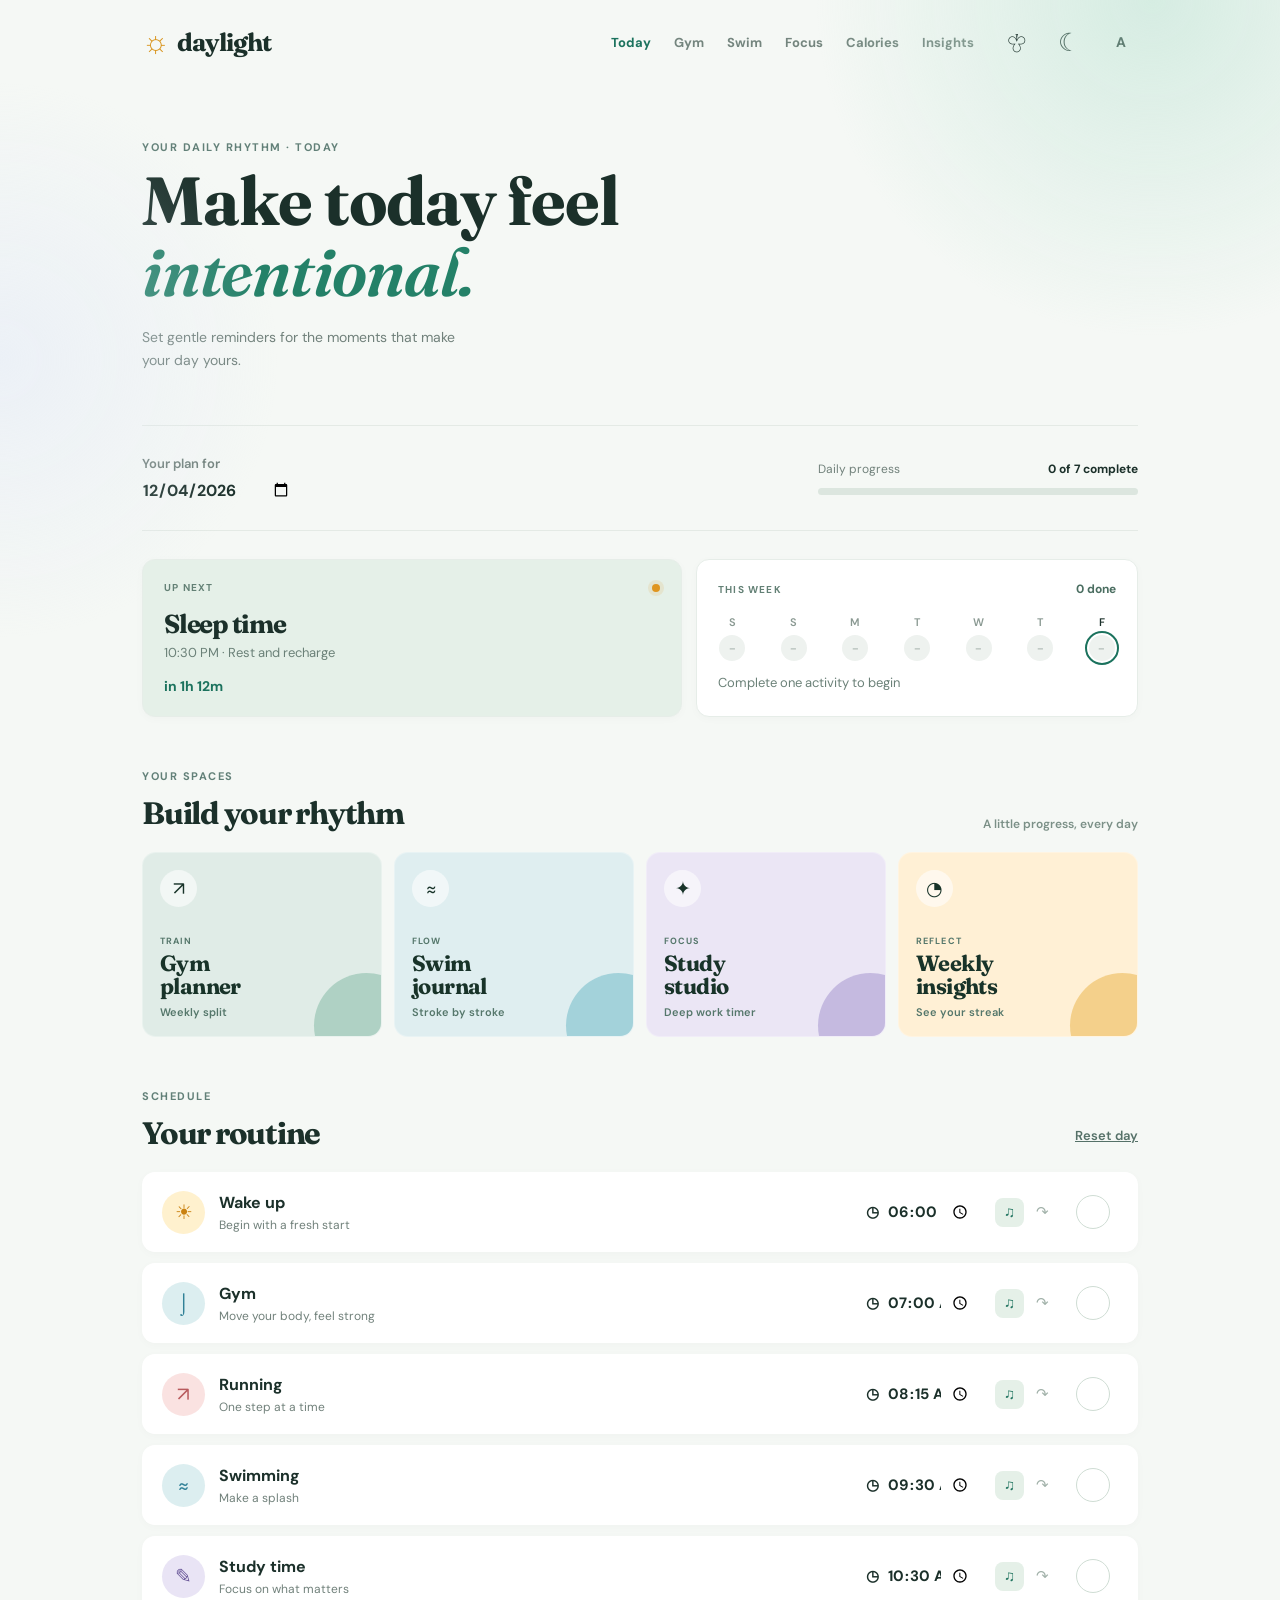
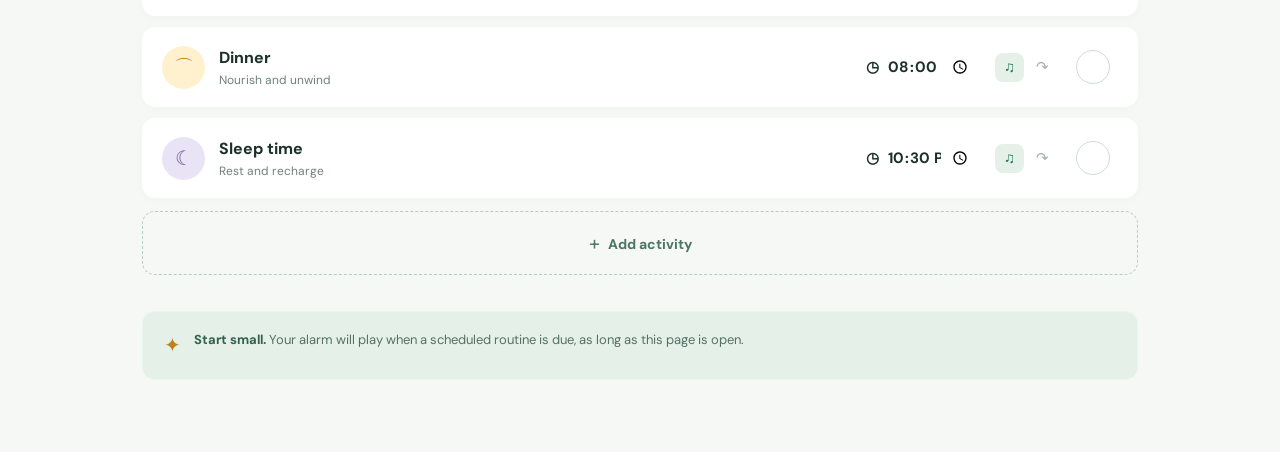
<file: index.html>
<!DOCTYPE html>
<html lang="en">
  <head>
    <meta charset="UTF-8" />
    <meta name="viewport" content="width=device-width, initial-scale=1.0" />
    <meta name="theme-color" content="#1c6f5b" />
    <title>Daylight · Daily routine tracker</title>
     <script>(function(){try{var k='dl-theme-v2';var s=localStorage.getItem(k);var p=window.matchMedia&&window.matchMedia('(prefers-color-scheme:dark)').matches;var t=s|| (p?'dark':'light');document.documentElement.setAttribute('data-theme',t);}catch(e){document.documentElement.setAttribute('data-theme','light');}})();</script>
    <link rel="preconnect" href="https://fonts.googleapis.com" />
    <link rel="preconnect" href="https://fonts.gstatic.com" crossorigin />
    <link href="https://fonts.googleapis.com/css2?family=DM+Sans:wght@400;500;600;700&family=Fraunces:opsz,wght@9..144,600;9..144,700&display=swap" rel="stylesheet" />
    <link rel="stylesheet" href="styles.css" />
    <link rel="manifest" href="./manifest.json">
<meta name="theme-color" content="#1c6f5b">
<link rel="apple-touch-icon" href="./icons/icon-192.png">
<meta name="apple-mobile-web-app-capable" content="yes">
<meta name="apple-mobile-web-app-status-bar-style" content="black-translucent">
<meta name="apple-mobile-web-app-title" content="Daylight">
  </head>
  <body>
    <main class="app-shell">
      <header class="topbar">
        <a class="brand" href="#" aria-label="Daylight home">
          <span class="brand-mark">☼</span>
          <span>daylight</span>
        </a>
        <nav class="site-nav" aria-label="Main navigation">
          <a class="active" href="index.html">Today</a>
          <a href="gym.html">Gym</a>
          <a href="swimming.html">Swim</a>
          <a href="focus.html">Focus</a>
          <a href="calories.html">Calories</a>
          <a href="insights.html">Insights</a>
        </nav>
        <div class="header-actions">
          <button class="icon-button" id="notificationButton" type="button" aria-label="Enable notifications" title="Enable notifications">♧</button>
          <button class="icon-button" id="themeToggle" type="button" aria-label="Toggle theme" title="Toggle theme"></button>
          <button class="avatar" type="button" aria-label="Your profile">A</button>
        </div>
      </header>

      <section class="hero" aria-labelledby="page-title">
        <p class="eyebrow" id="todayLabel">YOUR DAILY RHYTHM</p>
        <h1 id="page-title">Make today feel <em>intentional.</em></h1>
        <p class="hero-copy">Set gentle reminders for the moments that make your day yours.</p>
      </section>

      <section class="overview" aria-label="Today overview">
        <div class="date-control">
          <label for="routineDate">Your plan for</label>
          <div class="date-input-wrap">
            <input id="routineDate" type="date" aria-label="Select routine date" />
          </div>
        </div>
        <div class="progress-block">
          <div class="progress-label"><span>Daily progress</span><strong id="progressText">0 of 7 complete</strong></div>
          <div class="progress-track"><span id="progressBar"></span></div>
        </div>
      </section>

      <section class="utility-grid" aria-label="Routine tools">
        <article class="next-card">
          <div class="card-heading"><span>UP NEXT</span><span class="next-dot"></span></div>
          <h2 id="nextActivityName">Your day is ready</h2>
          <p id="nextActivityDetails">Choose a time that works for you.</p>
          <strong id="nextCountdown">—</strong>
        </article>
        <article class="week-card">
          <div class="card-heading"><span>THIS WEEK</span><strong id="weekTotal">0 done</strong></div>
          <div class="week-days" id="weekDays" aria-label="Weekly routine history"></div>
          <p id="streakText">Start your streak today</p>
        </article>
      </section>

      <section class="explore-section" aria-labelledby="exploreTitle">
        <div class="section-heading compact-heading">
          <div>
            <p class="eyebrow">YOUR SPACES</p>
            <h2 id="exploreTitle">Build your rhythm</h2>
          </div>
          <span class="explore-caption">A little progress, every day</span>
        </div>
        <div class="explore-grid">
          <a class="explore-card gym-card" href="gym.html"><span class="explore-orb">↗</span><span class="explore-kicker">TRAIN</span><strong>Gym<br>planner</strong><em>Weekly split</em></a>
          <a class="explore-card swim-card" href="swimming.html"><span class="explore-orb">≈</span><span class="explore-kicker">FLOW</span><strong>Swim<br>journal</strong><em>Stroke by stroke</em></a>
          <a class="explore-card focus-card" href="focus.html"><span class="explore-orb">✦</span><span class="explore-kicker">FOCUS</span><strong>Study<br>studio</strong><em>Deep work timer</em></a>
          <a class="explore-card insight-card-link" href="insights.html"><span class="explore-orb">◔</span><span class="explore-kicker">REFLECT</span><strong>Weekly<br>insights</strong><em>See your streak</em></a>
        </div>
      </section>

      <section class="routine-section" aria-labelledby="routine-heading">
        <div class="section-heading">
          <div>
            <p class="eyebrow">SCHEDULE</p>
            <h2 id="routine-heading">Your routine</h2>
          </div>
          <button class="text-button" id="resetButton" type="button">Reset day</button>
        </div>

        <div class="routine-list" id="routineList" aria-live="polite"></div>

        <button class="add-activity" id="addActivityButton" type="button"><span>+</span> Add activity</button>
      </section>

      <section class="insight-card" id="insightCard">
        <span class="insight-icon">✦</span>
        <p><strong>Start small.</strong> Your alarm will play when a scheduled routine is due, as long as this page is open.</p>
      </section>
    </main>

    <dialog id="activityDialog">
      <form method="dialog" class="dialog-card" id="activityForm">
        <div class="dialog-heading">
          <div>
            <p class="eyebrow">CUSTOM ROUTINE</p>
            <h2>Add an activity</h2>
          </div>
          <button class="close-button" value="cancel" aria-label="Close">×</button>
        </div>
        <label>Activity name<input id="activityName" maxlength="32" required placeholder="e.g. Read a book" /></label>
        <label>Time<input id="activityTime" type="time" required /></label>
        <label class="color-label">Color
          <span class="color-options">
            <input type="radio" name="activityColor" value="sun" checked aria-label="Sun yellow" />
            <input type="radio" name="activityColor" value="sky" aria-label="Sky blue" />
            <input type="radio" name="activityColor" value="rose" aria-label="Rose pink" />
            <input type="radio" name="activityColor" value="violet" aria-label="Violet" />
          </span>
        </label>
        <button class="save-button" value="default" type="submit">Add to routine</button>
      </form>
    </dialog>

    <dialog id="alarmDialog">
      <div class="alarm-card">
        <span class="alarm-sun">☼</span>
        <p class="eyebrow">TIME FOR YOUR ROUTINE</p>
        <h2 id="alarmTitle">Good morning!</h2>
        <p id="alarmMessage">Your activity is ready when you are.</p>
        <div class="alarm-actions">
          <button class="snooze-button" id="snoozeAlarm" type="button">Snooze 5 min</button>
          <button class="save-button" id="dismissAlarm" type="button">I'm on it</button>
        </div>
      </div>
    </dialog>
    <audio id="alarmSound" src="sounds/Wakeup.mp3" preload="auto" loop></audio>




    <script src="daily.js"></script>
    <script src="alarm-sound.js"></script>
    <script src="theme-toggle.js"></script>
    <script src="./pwa-register.js"></script>
    
  </body>
</html>
</file>
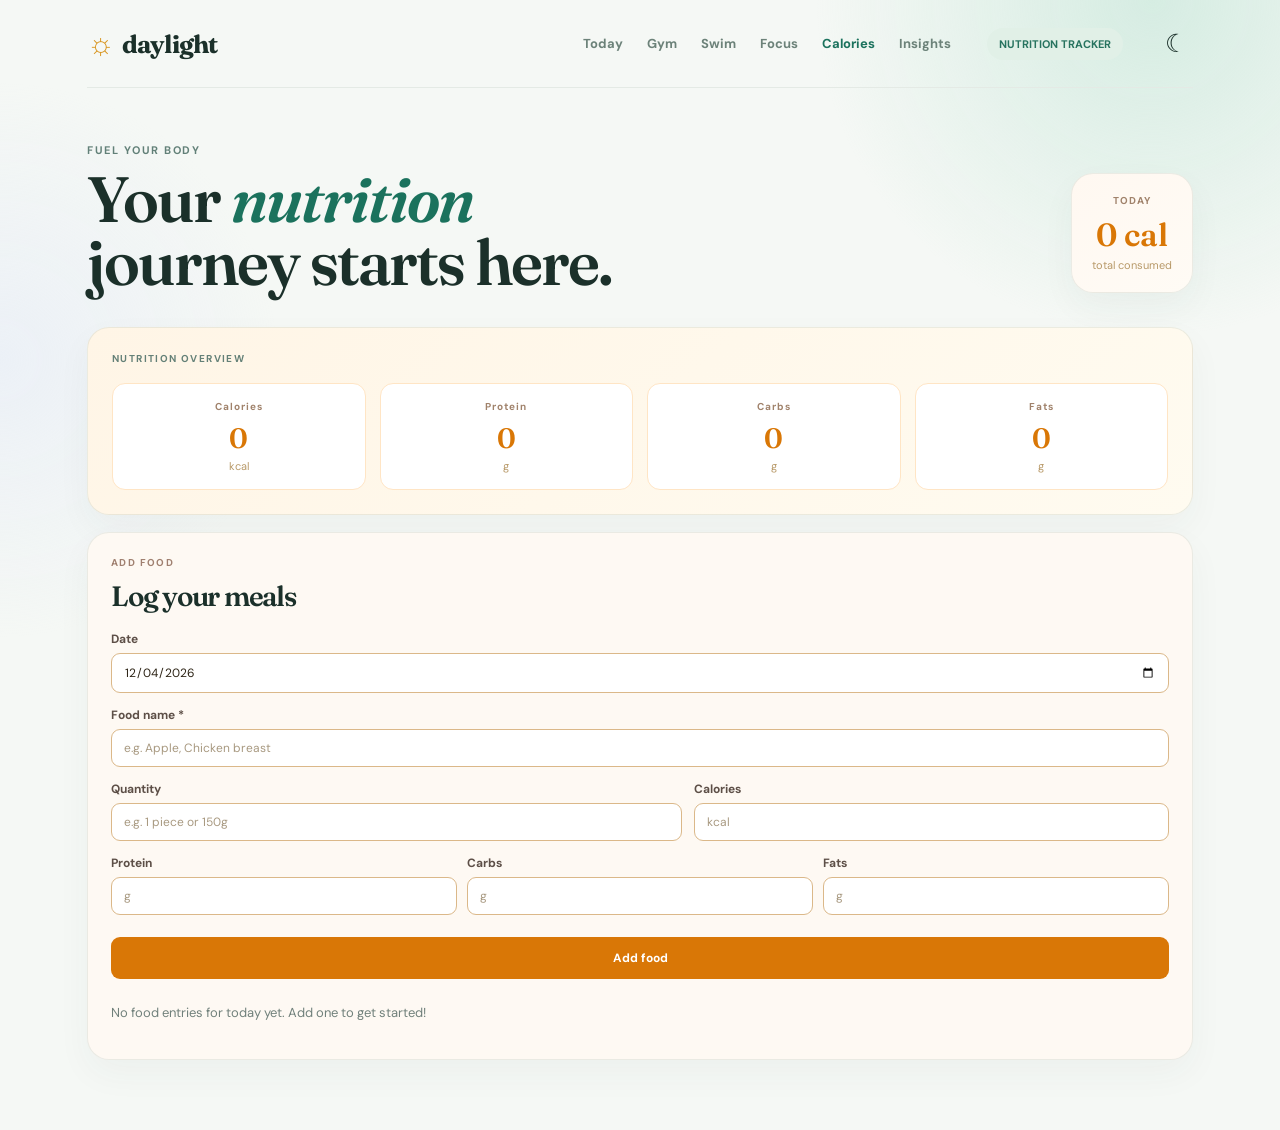
<file: calories.html>
<!doctype html>
<html lang="en">
<head>
  <meta charset="utf-8" />
  <meta name="viewport" content="width=device-width, initial-scale=1" />
  <link rel="manifest" href="./manifest.json" />
  <meta name="theme-color" content="#1c6f5b" />
  <script>
    (function() {
      try {
        var k = 'dl-theme-v2';
        var s = localStorage.getItem(k);
        var p = window.matchMedia && window.matchMedia('(prefers-color-scheme:dark)').matches;
        var t = s || (p ? 'dark' : 'light');
        document.documentElement.setAttribute('data-theme', t);
      } catch (e) {
        document.documentElement.setAttribute('data-theme', 'light');
      }
    })();
  </script>
  <link rel="apple-touch-icon" href="./icons/icon-192.png" />
  <meta name="apple-mobile-web-app-capable" content="yes" />
  <meta name="apple-mobile-web-app-status-bar-style" content="black-translucent" />
  <meta name="apple-mobile-web-app-title" content="Daylight" />
  <title>Daylight · Calories tracker</title>
  <link rel="preconnect" href="https://fonts.googleapis.com" />
  <link rel="preconnect" href="https://fonts.gstatic.com" crossorigin />
  <link href="https://fonts.googleapis.com/css2?family=DM+Sans:wght@400;500;600;700&family=Fraunces:opsz,wght@9..144,600;9..144,700&display=swap" rel="stylesheet" />
  <link rel="stylesheet" href="styles.css" />
</head>
<body data-page="calories">
  <main class="experience-shell">
    <header class="experience-header">
      <a class="experience-brand" href="index.html"><span>☼</span>daylight</a>
      <nav class="experience-nav">
        <a href="index.html">Today</a>
        <a href="gym.html">Gym</a>
        <a href="swimming.html">Swim</a>
        <a href="focus.html">Focus</a>
        <a class="active" href="calories.html">Calories</a>
        <a href="insights.html">Insights</a>
      </nav>
      <button class="live-pill" type="button">NUTRITION TRACKER</button>
      <button id="themeToggle" class="icon-button" type="button" aria-label="Toggle theme" title="Toggle theme"></button>
    </header>

    <section class="page-hero">
      <div>
        <p class="eyebrow">FUEL YOUR BODY</p>
        <h1>Your <em>nutrition</em><br>journey starts here.</h1>
      </div>
      <article class="card hero-stat">
        <span>TODAY</span>
        <strong id="totalCalories">0 cal</strong>
        <em>total consumed</em>
      </article>
    </section>

    <section class="calories-board">
      <article class="card nutrition-panel">
        <p class="panel-label">NUTRITION OVERVIEW</p>
        <div class="nutrition-stats" id="nutritionStats">
          <div class="stat-item">
            <span class="stat-label">Calories</span>
            <strong id="statCalories">0</strong>
            <small>kcal</small>
          </div>
          <div class="stat-item">
            <span class="stat-label">Protein</span>
            <strong id="statProtein">0</strong>
            <small>g</small>
          </div>
          <div class="stat-item">
            <span class="stat-label">Carbs</span>
            <strong id="statCarbs">0</strong>
            <small>g</small>
          </div>
          <div class="stat-item">
            <span class="stat-label">Fats</span>
            <strong id="statFats">0</strong>
            <small>g</small>
          </div>
        </div>
      </article>
    </section>

    <section class="food-log card">
      <p class="panel-label">ADD FOOD</p>
      <h2>Log your meals</h2>
      <form class="food-form" id="foodForm">
        <div class="form-group">
          <label for="foodDate">Date</label>
          <input id="foodDate" type="date" required />
        </div>
        <div class="form-group">
          <label for="foodName">Food name *</label>
          <input id="foodName" type="text" maxlength="64" placeholder="e.g. Apple, Chicken breast" />
        </div>
        <div class="form-row-2">
          <div class="form-group">
            <label for="foodQuantity">Quantity</label>
            <input id="foodQuantity" type="text" maxlength="32" placeholder="e.g. 1 piece or 150g" />
          </div>
          <div class="form-group">
            <label for="foodCalories">Calories</label>
            <input id="foodCalories" type="number" min="0" placeholder="kcal" />
          </div>
        </div>
        <div class="form-row-3">
          <div class="form-group">
            <label for="foodProtein">Protein</label>
            <input id="foodProtein" type="number" min="0" step="0.1" placeholder="g" />
          </div>
          <div class="form-group">
            <label for="foodCarbs">Carbs</label>
            <input id="foodCarbs" type="number" min="0" step="0.1" placeholder="g" />
          </div>
          <div class="form-group">
            <label for="foodFats">Fats</label>
            <input id="foodFats" type="number" min="0" step="0.1" placeholder="g" />
          </div>
        </div>
        <button type="submit" class="action-button">Add food</button>
      </form>
      <div id="foodLogs" class="food-entries" style="margin-top:24px"></div>
    </section>
  </main>

  <div class="toast" id="toast"></div>
  <div id="debugLog" style="position:fixed;right:12px;bottom:12px;background:rgba(0,0,0,0.8);color:#fff;padding:8px;border-radius:8px;z-index:9999;max-width:260px;font-size:12px;display:none"></div>

  <script src="wellness.js"></script>
  <script>
    function bootCalories() {
      if (window.__daylight_wellness_booted_calories) return;
      window.__daylight_wellness_booted_calories = true;

      const CALORIES_KEY = 'daylight-calories-v1';
      const todayKey = () => new Date().toLocaleDateString('en-CA');
      
      const readCalories = () => {
        try {
          return JSON.parse(localStorage.getItem(CALORIES_KEY)) || { entries: [] };
        } catch (_) {
          return { entries: [] };
        }
      };
      
      const writeCalories = data => localStorage.setItem(CALORIES_KEY, JSON.stringify(data));
      
      const toast = message => {
        const el = document.querySelector('#toast');
        if (!el) return;
        el.textContent = message;
        el.classList.add('show');
        setTimeout(() => el.classList.remove('show'), 2600);
      };
      
      const esc = value => {
        const el = document.createElement('span');
        el.textContent = value;
        return el.innerHTML;
      };

      const formatDate = dateStr => {
        const date = new Date(dateStr + 'T00:00:00');
        return date.toLocaleDateString([], { weekday: 'short', month: 'short', day: 'numeric' });
      };

      const calculateTotals = (entries) => {
        return entries.reduce((acc, entry) => {
          return {
            calories: acc.calories + (Number(entry.calories) || 0),
            protein: acc.protein + (Number(entry.protein) || 0),
            carbs: acc.carbs + (Number(entry.carbs) || 0),
            fats: acc.fats + (Number(entry.fats) || 0)
          };
        }, { calories: 0, protein: 0, carbs: 0, fats: 0 });
      };

      const render = () => {
        const data = readCalories();
        const today = todayKey();
        const todayEntries = data.entries.filter(entry => entry.date === today);
        
        const totals = calculateTotals(todayEntries);
        
        document.querySelector('#totalCalories').textContent = `${Math.round(totals.calories)} cal`;
        document.querySelector('#statCalories').textContent = Math.round(totals.calories);
        document.querySelector('#statProtein').textContent = Math.round(totals.protein * 10) / 10;
        document.querySelector('#statCarbs').textContent = Math.round(totals.carbs * 10) / 10;
        document.querySelector('#statFats').textContent = Math.round(totals.fats * 10) / 10;

        const logsEl = document.querySelector('#foodLogs');
        if (todayEntries.length === 0) {
          logsEl.innerHTML = '<p class="small-copy">No food entries for today yet. Add one to get started!</p>';
        } else {
          logsEl.innerHTML = todayEntries.map((entry, index) => `
            <div class="food-entry-row">
              <div class="entry-info">
                <b>${esc(entry.name)}</b>
                ${entry.quantity ? `<div class="small-copy" style="opacity:.8">${esc(entry.quantity)}</div>` : ''}
                <div class="small-copy" style="opacity:.6">${formatDate(entry.date)}</div>
              </div>
              <div class="entry-macros">
                ${entry.calories ? `<span>${entry.calories} kcal</span>` : ''}
                ${entry.protein ? `<span class="macro-label">P: ${entry.protein}g</span>` : ''}
                ${entry.carbs ? `<span class="macro-label">C: ${entry.carbs}g</span>` : ''}
                ${entry.fats ? `<span class="macro-label">F: ${entry.fats}g</span>` : ''}
              </div>
              <button class="delete-entry-btn" data-index="${index}" type="button" aria-label="Delete entry">×</button>
            </div>
          `).join('');
          
          document.querySelectorAll('.delete-entry-btn').forEach(btn => {
            btn.addEventListener('click', (e) => {
              const index = Number(btn.dataset.index);
              const todayEntries = data.entries.filter(entry => entry.date === today);
              const entryToDelete = todayEntries[index];
              data.entries = data.entries.filter(entry => !(entry.date === entryToDelete.date && entry.name === entryToDelete.name && entry.timestamp === entryToDelete.timestamp));
              writeCalories(data);
              render();
              toast('Entry removed from your food log.');
            });
          });
        }
      };

      const foodForm = document.querySelector('#foodForm');
      if (foodForm) {
        const dateInput = document.querySelector('#foodDate');
        dateInput.valueAsDate = new Date();
        
        foodForm.addEventListener('submit', event => {
          event.preventDefault();
          
          const name = document.querySelector('#foodName').value.trim();
          const quantity = document.querySelector('#foodQuantity').value.trim();
          const calories = document.querySelector('#foodCalories').value.trim();
          const protein = document.querySelector('#foodProtein').value.trim();
          const carbs = document.querySelector('#foodCarbs').value.trim();
          const fats = document.querySelector('#foodFats').value.trim();
          const date = document.querySelector('#foodDate').value;
          
          if (!name) {
            toast('Please enter a food name.');
            return;
          }

          const data = readCalories();
          const entry = {
            name: name,
            quantity: quantity,
            calories: calories ? Number(calories) : null,
            protein: protein ? Number(protein) : null,
            carbs: carbs ? Number(carbs) : null,
            fats: fats ? Number(fats) : null,
            date: date,
            timestamp: Date.now()
          };
          
          data.entries.unshift(entry);
          if (data.entries.length > 500) data.entries.length = 500;
          
          writeCalories(data);
          event.target.reset();
          document.querySelector('#foodDate').valueAsDate = new Date();
          render();
          toast('Food entry added to your nutrition log.');
        });
      }
      
      render();
    }

    // Boot on page load
    if (document.readyState === 'loading') {
      document.addEventListener('DOMContentLoaded', bootCalories);
    } else {
      bootCalories();
    }
  </script>
  <script src="./pwa-register.js"></script>
  <script src="theme-toggle.js"></script>
</body>
</html>
</file>
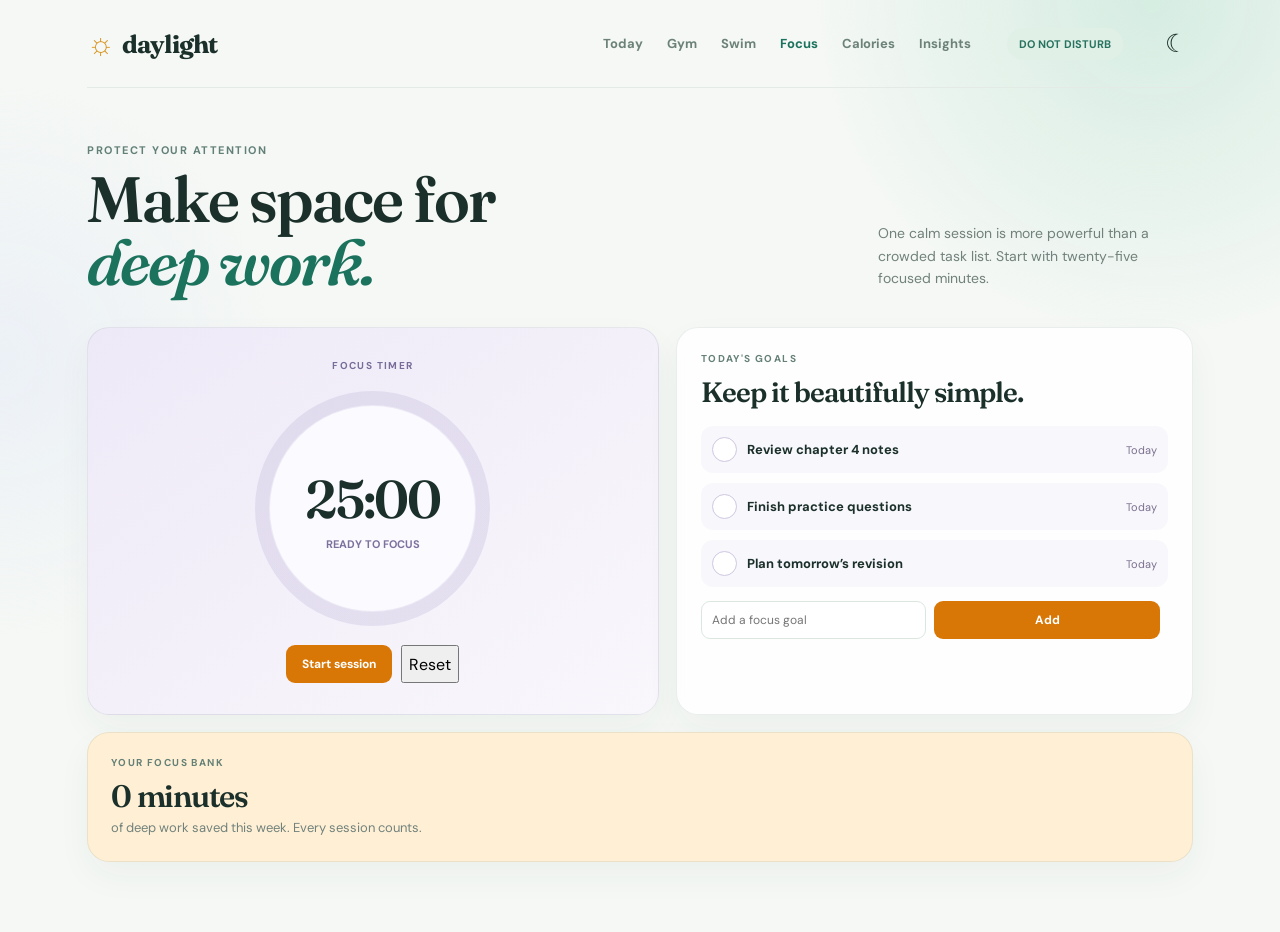
<file: focus.html>
<!doctype html><html lang="en"><head><meta charset="utf-8"><meta name="viewport" content="width=device-width,initial-scale=1"><link rel="manifest" href="./manifest.json">
<meta name="theme-color" content="#1c6f5b">
<script>(function(){try{var k='dl-theme-v2';var s=localStorage.getItem(k);var p=window.matchMedia&&window.matchMedia('(prefers-color-scheme:dark)').matches;var t=s|| (p?'dark':'light');document.documentElement.setAttribute('data-theme',t);}catch(e){document.documentElement.setAttribute('data-theme','light');}})();</script>
<link rel="apple-touch-icon" href="./icons/icon-192.png">
<meta name="apple-mobile-web-app-capable" content="yes">
<meta name="apple-mobile-web-app-status-bar-style" content="black-translucent">
<meta name="apple-mobile-web-app-title" content="Daylight"><title>Daylight · Focus studio</title><link rel="preconnect" href="https://fonts.googleapis.com"><link rel="preconnect" href="https://fonts.gstatic.com" crossorigin><link href="https://fonts.googleapis.com/css2?family=DM+Sans:wght@400;500;600;700&family=Fraunces:opsz,wght@9..144,600;9..144,700&display=swap" rel="stylesheet"><link rel="stylesheet" href="styles.css"></head><body data-page="focus"><main class="experience-shell"><header class="experience-header"><a class="experience-brand" href="index.html"><span>☼</span>daylight</a><nav class="experience-nav"><a href="index.html">Today</a><a href="gym.html">Gym</a><a href="swimming.html">Swim</a><a class="active" href="focus.html">Focus</a><a href="calories.html">Calories</a><a href="insights.html">Insights</a></nav><button class="live-pill" type="button">DO NOT DISTURB</button><button id="themeToggle" class="icon-button" type="button" aria-label="Toggle theme" title="Toggle theme"></button></header><section class="page-hero"><div><p class="eyebrow">PROTECT YOUR ATTENTION</p><h1>Make space for<br><em>deep work.</em></h1></div><p class="hero-copy">One calm session is more powerful than a crowded task list. Start with twenty-five focused minutes.</p></section><section class="focus-grid"><article class="card timer-panel"><p class="panel-label">FOCUS TIMER</p><div class="timer-circle" id="timerCircle"><div class="timer-inner"><strong id="timerDisplay">25:00</strong><span id="timerState">READY TO FOCUS</span></div></div><div class="timer-actions"><button class="action-button" id="timerButton">Start session</button><button class="ghost-button" id="timerReset">Reset</button></div></article><article class="card focus-plan"><p class="panel-label">TODAY'S GOALS</p><h2 class="section-title">Keep it beautifully simple.</h2><div class="goal-list" id="goalList"></div><form class="form-row" id="goalForm" style="margin-top:14px"><input id="goalInput" required maxlength="45" placeholder="Add a focus goal"><button class="action-button" style="grid-column:auto">Add</button></form></article></section><article class="card focus-summary"><p class="panel-label">YOUR FOCUS BANK</p><h2 id="focusMinutes">0 minutes</h2><p class="small-copy">of deep work saved this week. Every session counts.</p></article></main><div class="toast" id="toast"></div><script src="wellness.js"></script>
<script src="./pwa-register.js"></script><script src="theme-toggle.js"></script>
</body></html>
</file>
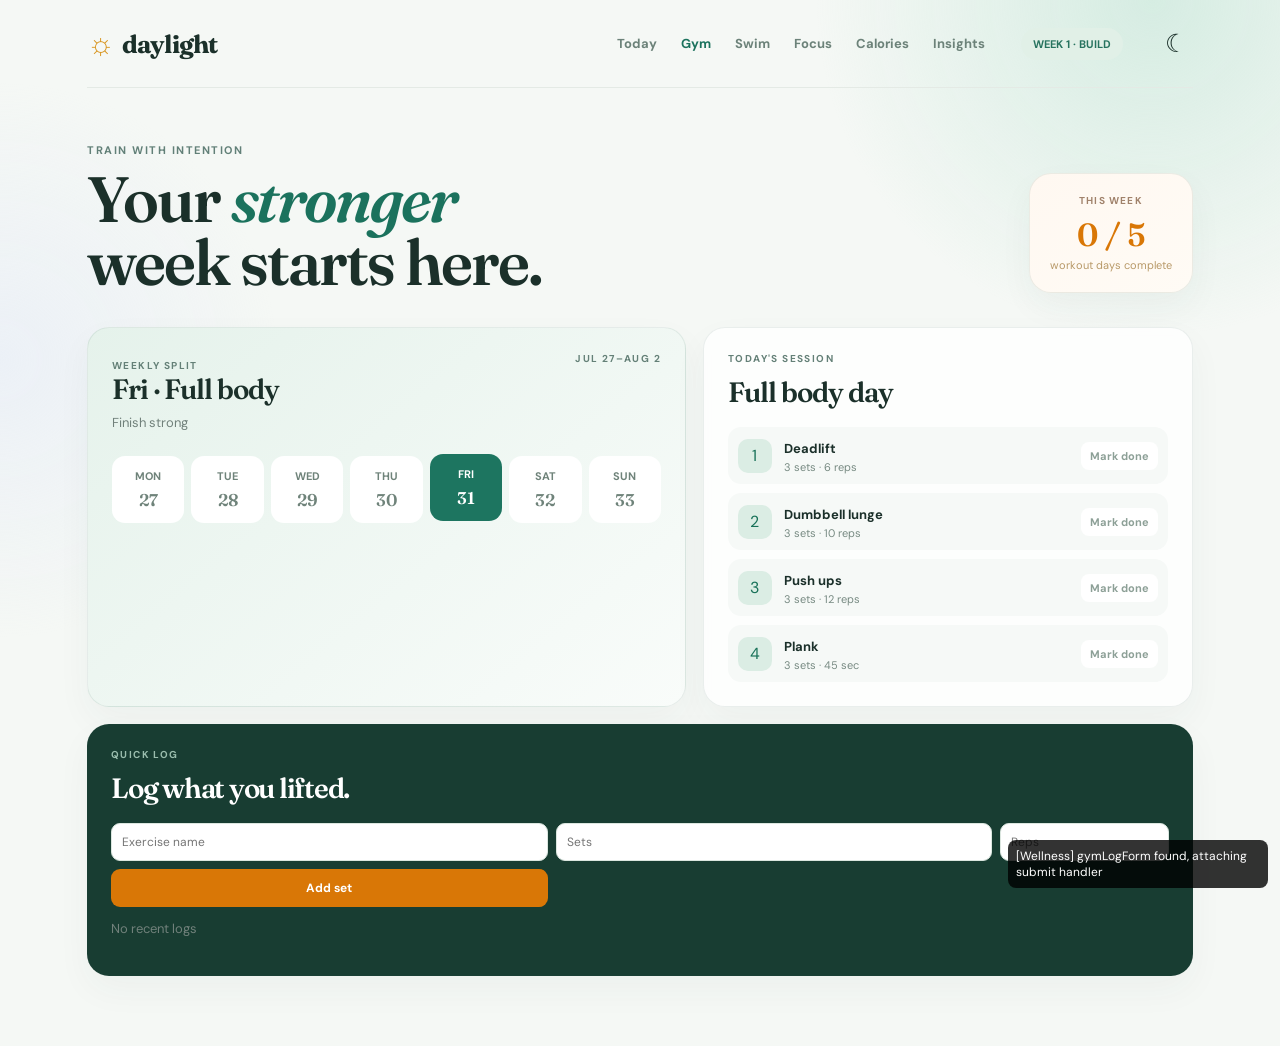
<file: gym.html>
<!doctype html><html lang="en"><head><meta charset="utf-8"><meta name="viewport" content="width=device-width,initial-scale=1"><link rel="manifest" href="./manifest.json">
<meta name="theme-color" content="#1c6f5b">
<script>(function(){try{var k='dl-theme-v2';var s=localStorage.getItem(k);var p=window.matchMedia&&window.matchMedia('(prefers-color-scheme:dark)').matches;var t=s|| (p?'dark':'light');document.documentElement.setAttribute('data-theme',t);}catch(e){document.documentElement.setAttribute('data-theme','light');}})();</script>
<link rel="apple-touch-icon" href="./icons/icon-192.png">
<meta name="apple-mobile-web-app-capable" content="yes">
<meta name="apple-mobile-web-app-status-bar-style" content="black-translucent">
<meta name="apple-mobile-web-app-title" content="Daylight"><title>Daylight · Gym planner</title><link rel="preconnect" href="https://fonts.googleapis.com"><link rel="preconnect" href="https://fonts.gstatic.com" crossorigin><link href="https://fonts.googleapis.com/css2?family=DM+Sans:wght@400;500;600;700&family=Fraunces:opsz,wght@9..144,600;9..144,700&display=swap" rel="stylesheet"><link rel="stylesheet" href="styles.css"></head><body data-page="gym"><main class="experience-shell"><header class="experience-header"><a class="experience-brand" href="index.html"><span>☼</span>daylight</a><nav class="experience-nav"><a href="index.html">Today</a><a class="active" href="gym.html">Gym</a><a href="swimming.html">Swim</a><a href="focus.html">Focus</a><a href="calories.html">Calories</a><a href="insights.html">Insights</a></nav><button class="live-pill" type="button">WEEK 1 · BUILD</button><button id="themeToggle" class="icon-button" type="button" aria-label="Toggle theme" title="Toggle theme"></button></header><section class="page-hero"><div><p class="eyebrow">TRAIN WITH INTENTION</p><h1>Your <em>stronger</em><br>week starts here.</h1></div><article class="card hero-stat"><span>THIS WEEK</span><strong id="gymSessions">0 / 5</strong><em>workout days complete</em></article></section><section class="gym-board"><article class="card week-panel"><div class="week-head"><div><p class="panel-label">WEEKLY SPLIT</p><h2 class="section-title" id="dayTitle">Monday · Push</h2><p class="small-copy" id="daySubtitle">Chest, shoulders & triceps</p></div><span class="panel-label">JUL 27–AUG 2</span></div><div class="day-strip" id="gymDays"></div></article><article class="card workout-panel"><p class="panel-label">TODAY'S SESSION</p><h2 class="section-title" id="workoutTitle">Push day</h2><div class="exercise-list" id="exerciseList"></div></article></section><section class="workout-log card"><p class="panel-label">QUICK LOG</p><h2>Log what you lifted.</h2><form class="form-row" id="gymLogForm">
            <input id="gymExerciseName" required maxlength="48" placeholder="Exercise name" />
            <input id="gymSets" required type="number" min="1" placeholder="Sets" />
            <input id="gymReps" required type="number" min="1" placeholder="Reps" />
            <button type="submit" class="action-button">Add set</button>
          </form>
          <div id="gymLogs" class="recent-logs" style="margin-top:12px"></div>
        </section>
      </main>
      <div class="toast" id="toast"></div>
<div id="debugLog" style="position:fixed;right:12px;bottom:12px;background:rgba(0,0,0,0.8);color:#fff;padding:8px;border-radius:8px;z-index:9999;max-width:260px;font-size:12px;display:none"></div>
<script src="wellness.js"></script>
<script>
  // Inline fallback: if wellness.js didn't initialize on this page (SW/cache ordering
  // or load errors), call bootGym directly so the gym UI is interactive.
  (function(){
    try {
      if (typeof bootGym === 'function') {
        console.log('[Inline] bootGym() found — invoking fallback initializer');
        bootGym();
      } else {
        console.warn('[Inline] bootGym not found — wellness.js may have failed to load');
      }
    } catch (err) { console.error('[Inline] bootGym invocation failed', err); }
  })();
</script>
<script src="./pwa-register.js"></script>
<script src="theme-toggle.js"></script>
</body></html>
</file>
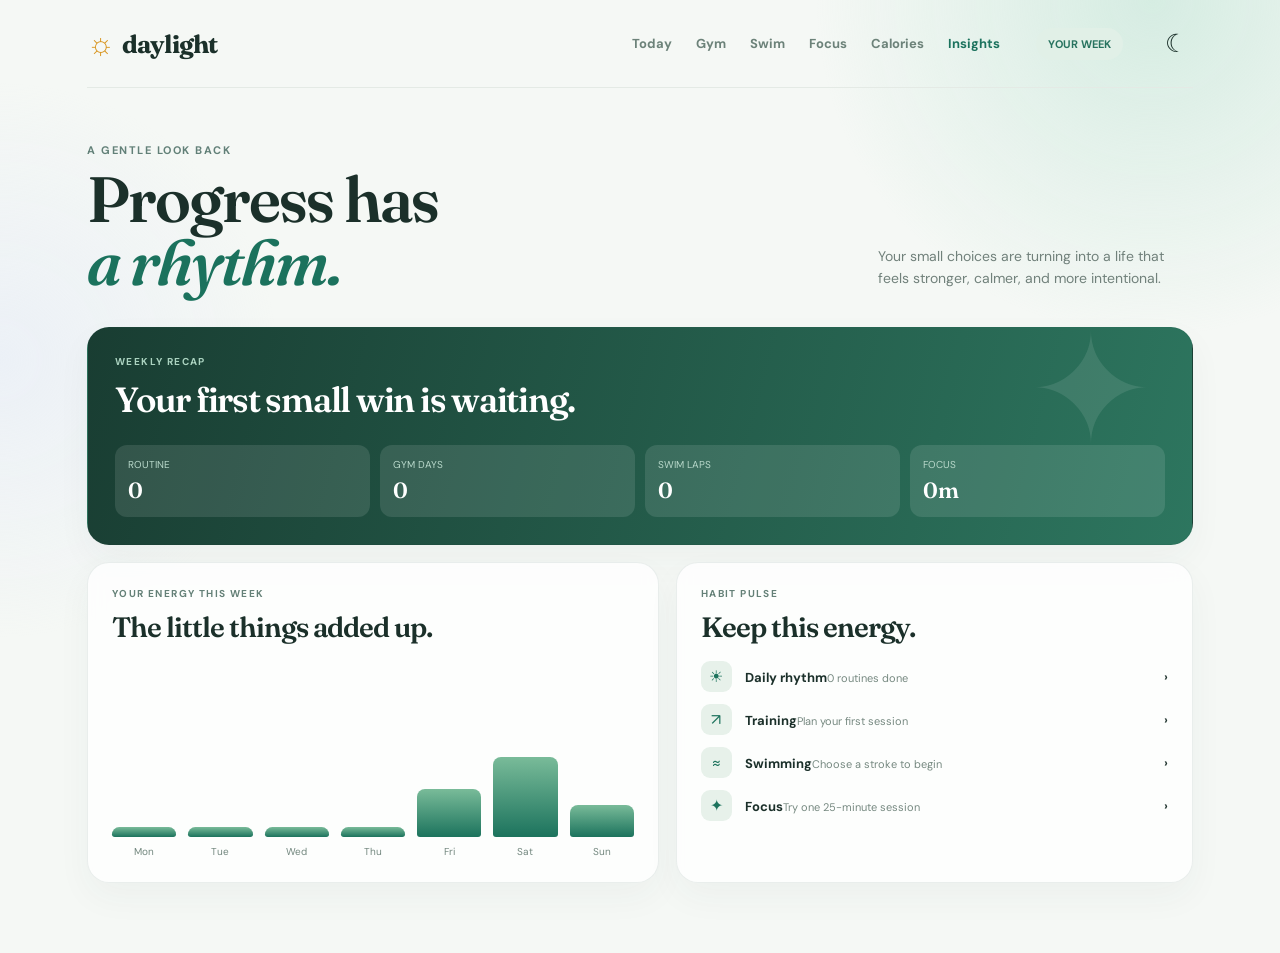
<file: insights.html>
<!doctype html><html lang="en"><head><meta charset="utf-8"><meta name="viewport" content="width=device-width,initial-scale=1"><link rel="manifest" href="./manifest.json">
<meta name="theme-color" content="#1c6f5b">
<script>(function(){try{var k='dl-theme-v2';var s=localStorage.getItem(k);var p=window.matchMedia&&window.matchMedia('(prefers-color-scheme:dark)').matches;var t=s|| (p?'dark':'light');document.documentElement.setAttribute('data-theme',t);}catch(e){document.documentElement.setAttribute('data-theme','light');}})();</script>
<link rel="apple-touch-icon" href="./icons/icon-192.png">
<meta name="apple-mobile-web-app-capable" content="yes">
<meta name="apple-mobile-web-app-status-bar-style" content="black-translucent">
<meta name="apple-mobile-web-app-title" content="Daylight"><title>Daylight · Weekly insights</title><link rel="preconnect" href="https://fonts.googleapis.com"><link rel="preconnect" href="https://fonts.gstatic.com" crossorigin><link href="https://fonts.googleapis.com/css2?family=DM+Sans:wght@400;500;600;700&family=Fraunces:opsz,wght@9..144,600;9..144,700&display=swap" rel="stylesheet"><link rel="stylesheet" href="styles.css"></head><body data-page="insights"><main class="experience-shell"><header class="experience-header"><a class="experience-brand" href="index.html"><span>☼</span>daylight</a><nav class="experience-nav"><a href="index.html">Today</a><a href="gym.html">Gym</a><a href="swimming.html">Swim</a><a href="focus.html">Focus</a><a href="calories.html">Calories</a><a class="active" href="insights.html">Insights</a></nav><button class="live-pill" type="button">YOUR WEEK</button><button id="themeToggle" class="icon-button" type="button" aria-label="Toggle theme" title="Toggle theme"></button></header><section class="page-hero"><div><p class="eyebrow">A GENTLE LOOK BACK</p><h1>Progress has<br><em>a rhythm.</em></h1></div><p class="hero-copy">Your small choices are turning into a life that feels stronger, calmer, and more intentional.</p></section><section class="card insight-hero"><p class="panel-label">WEEKLY RECAP</p><h2 id="recapTitle">A week in motion.</h2><div class="metric-row"><div class="metric"><span>ROUTINE</span><strong id="routineMetric">0</strong></div><div class="metric"><span>GYM DAYS</span><strong id="gymMetric">0</strong></div><div class="metric"><span>SWIM LAPS</span><strong id="swimMetric">0</strong></div><div class="metric"><span>FOCUS</span><strong id="focusMetric">0m</strong></div></div></section><section class="insights-grid"><article class="card chart-panel"><p class="panel-label">YOUR ENERGY THIS WEEK</p><h2 class="section-title">The little things added up.</h2><div class="bars" id="insightBars"></div></article><article class="card habit-panel"><p class="panel-label">HABIT PULSE</p><h2 class="section-title">Keep this energy.</h2><div class="habit-list" id="habitList"></div></article></section></main><script src="wellness.js"></script><script src="./pwa-register.js"></script><script src="theme-toggle.js"></script>
</body></html>
</file>
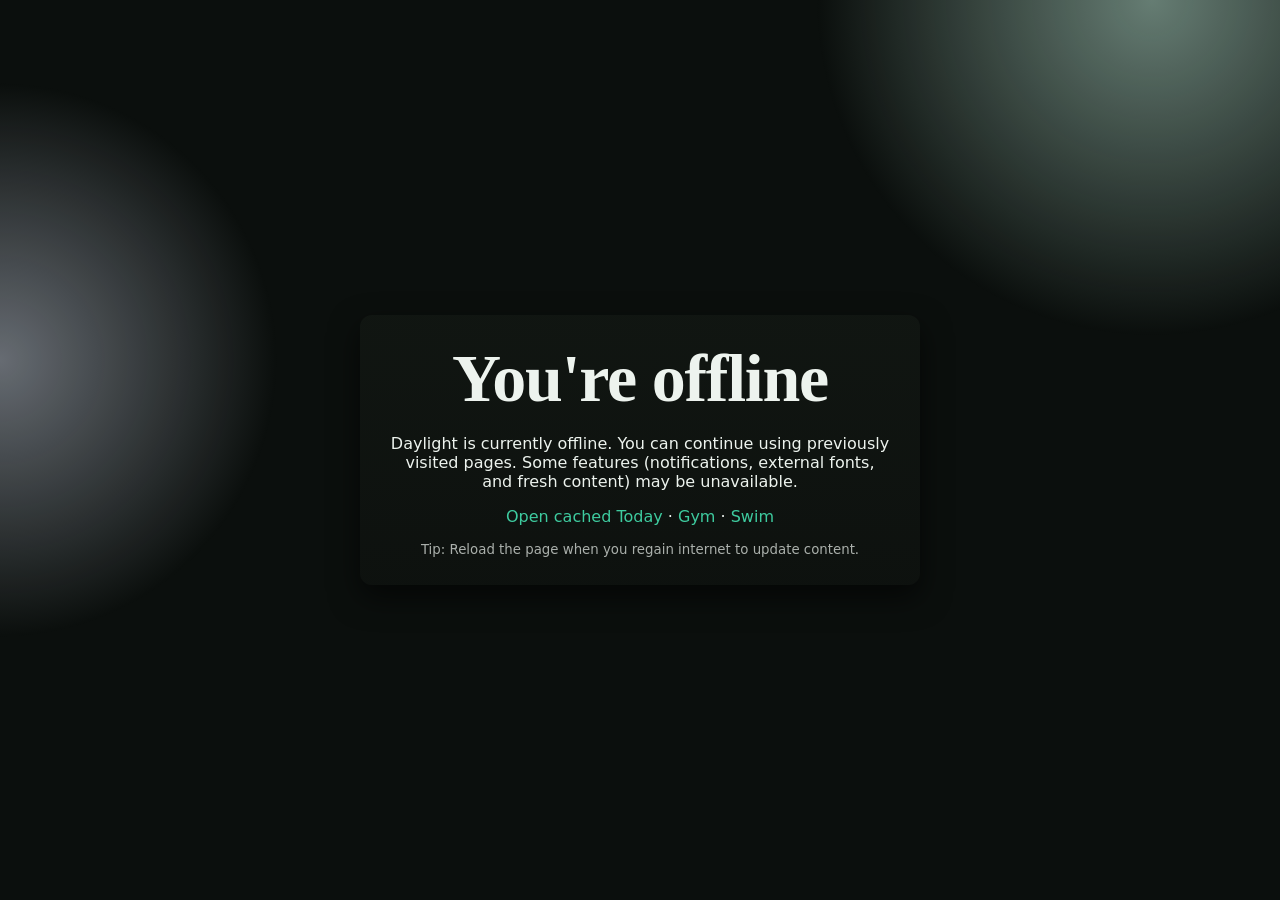
<file: offline.html>
<!doctype html>
<html lang="en">
  <head>
    <meta charset="utf-8">
    <meta name="viewport" content="width=device-width,initial-scale=1">
    <title>Offline · Daylight</title>
    <link rel="stylesheet" href="/styles.css">
    <meta name="theme-color" content="#1c6f5b">
    <style>body{display:flex;align-items:center;justify-content:center;height:100vh;margin:0;font-family:DM Sans,system-ui,Segoe UI,Roboto,Helvetica,Arial,sans-serif;background:#0b0f0d;color:#edf3ee}.offline-card{max-width:560px;padding:28px;border-radius:12px;background:linear-gradient(180deg,rgba(17,22,18,.92),rgba(14,18,15,.78));box-shadow:0 12px 30px rgba(0,0,0,.6);text-align:center}a{color:#3ecb9f;text-decoration:none}</style>
  </head>
  <body>
    <div class="offline-card">
      <h1>You're offline</h1>
      <p>Daylight is currently offline. You can continue using previously visited pages. Some features (notifications, external fonts, and fresh content) may be unavailable.</p>
      <p>
        <a href="/index.html">Open cached Today</a> ·
        <a href="/gym.html">Gym</a> ·
        <a href="/swimming.html">Swim</a>
      </p>
      <small style="opacity:.7;display:block;margin-top:12px">Tip: Reload the page when you regain internet to update content.</small>
    </div>
  </body>
</html>
</file>
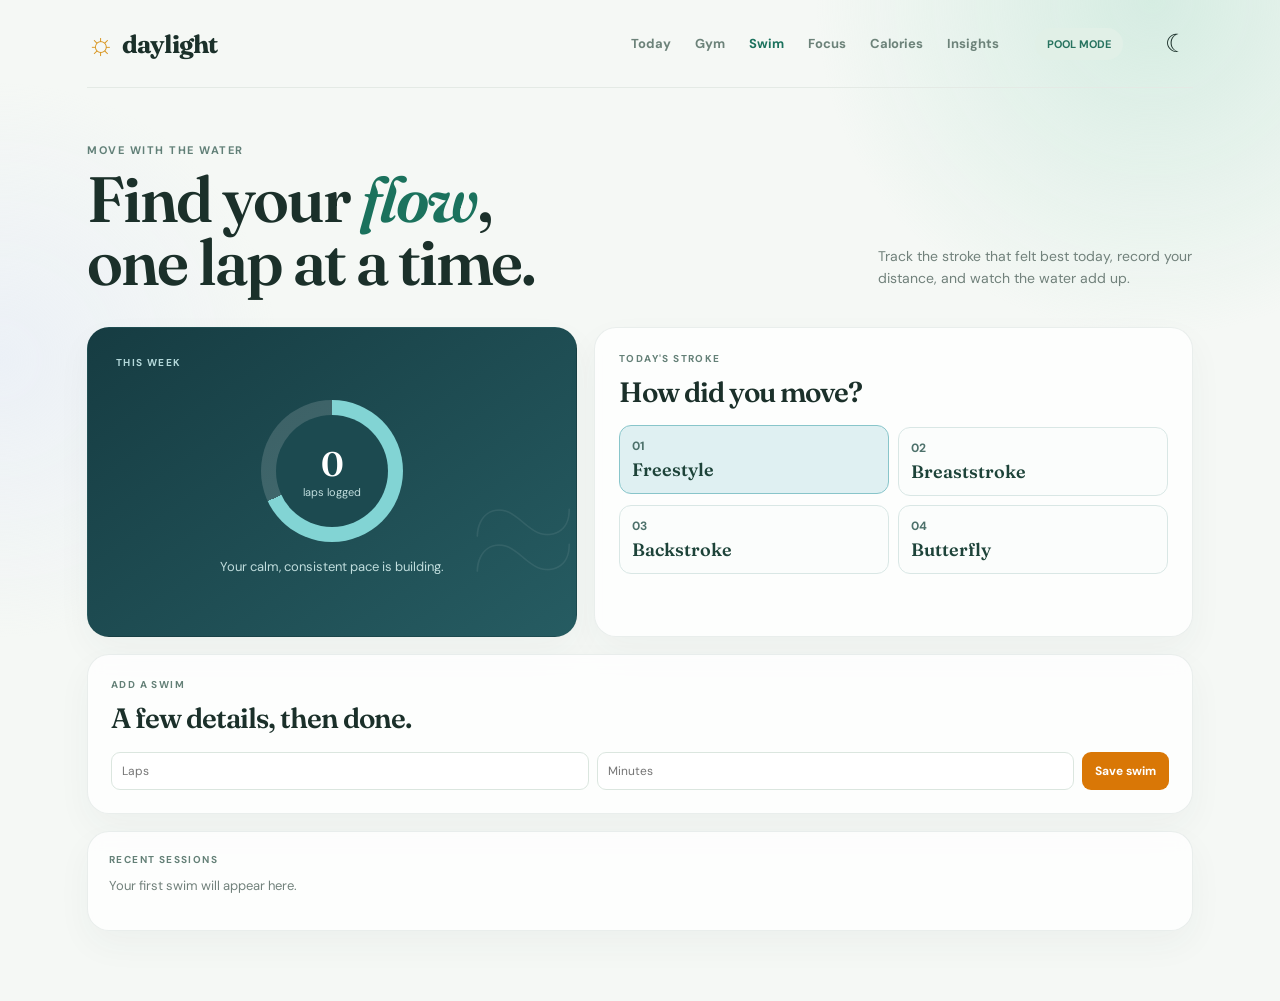
<file: swimming.html>
<!doctype html><html lang="en"><head><meta charset="utf-8"><meta name="viewport" content="width=device-width,initial-scale=1"><link rel="manifest" href="./manifest.json">
<meta name="theme-color" content="#1c6f5b">
<script>(function(){try{var k='dl-theme-v2';var s=localStorage.getItem(k);var p=window.matchMedia&&window.matchMedia('(prefers-color-scheme:dark)').matches;var t=s|| (p?'dark':'light');document.documentElement.setAttribute('data-theme',t);}catch(e){document.documentElement.setAttribute('data-theme','light');}})();</script>
<link rel="apple-touch-icon" href="./icons/icon-192.png">
<meta name="apple-mobile-web-app-capable" content="yes">
<meta name="apple-mobile-web-app-status-bar-style" content="black-translucent">
<meta name="apple-mobile-web-app-title" content="Daylight"><title>Daylight · Swim journal</title><link rel="preconnect" href="https://fonts.googleapis.com"><link rel="preconnect" href="https://fonts.gstatic.com" crossorigin><link href="https://fonts.googleapis.com/css2?family=DM+Sans:wght@400;500;600;700&family=Fraunces:opsz,wght@9..144,600;9..144,700&display=swap" rel="stylesheet"><link rel="stylesheet" href="styles.css"></head><body data-page="swim"><main class="experience-shell"><header class="experience-header"><a class="experience-brand" href="index.html"><span>☼</span>daylight</a><nav class="experience-nav"><a href="index.html">Today</a><a href="gym.html">Gym</a><a class="active" href="swimming.html">Swim</a><a href="focus.html">Focus</a><a href="calories.html">Calories</a><a href="insights.html">Insights</a></nav><button class="live-pill" type="button">POOL MODE</button><button id="themeToggle" class="icon-button" type="button" aria-label="Toggle theme" title="Toggle theme"></button></header><section class="page-hero"><div><p class="eyebrow">MOVE WITH THE WATER</p><h1>Find your <em>flow</em>,<br>one lap at a time.</h1></div><p class="hero-copy">Track the stroke that felt best today, record your distance, and watch the water add up.</p></section><section class="swim-grid"><article class="card swim-score"><p class="panel-label">THIS WEEK</p><div class="ring"><div><strong id="swimLaps">0</strong><span>laps logged</span></div></div><p class="small-copy" style="color:#c0dddd;text-align:center">Your calm, consistent pace is building.</p></article><article class="card stroke-panel"><p class="panel-label">TODAY'S STROKE</p><h2 class="section-title">How did you move?</h2><div class="stroke-tabs" id="strokeTabs"><button class="stroke-choice selected" data-stroke="Freestyle">01<b>Freestyle</b></button><button class="stroke-choice" data-stroke="Breaststroke">02<b>Breaststroke</b></button><button class="stroke-choice" data-stroke="Backstroke">03<b>Backstroke</b></button><button class="stroke-choice" data-stroke="Butterfly">04<b>Butterfly</b></button></div></article></section><section class="card swim-entry"><p class="panel-label">ADD A SWIM</p><h2 class="section-title">A few details, then done.</h2><form class="form-row" id="swimLogForm"><input id="swimLapsInput" type="number" min="1" required placeholder="Laps"><input id="swimMinutes" type="number" min="1" required placeholder="Minutes"><button class="action-button">Save swim</button></form></section><section class="card recent-swims"><p class="panel-label">RECENT SESSIONS</p><div id="swimHistory"></div></section></main><div class="toast" id="toast"></div><script src="wellness.js"></script><script src="./pwa-register.js"></script><script src="theme-toggle.js"></script>
</body></html>
</file>
<file: styles.css>
/* styles.css — combined daily.css + experience.css (auto-merged)
   Keep duplicates minimal; if you prefer a different split, tell me. */

:root {
  --ink: #1b302a;
  --muted: #71817b;
  --line: #e4eae5;
  --surface: #ffffff;
  --canvas: #f6f8f5;
  --sage: #e5f0e8;
  --green: #1b725d;
  --shadow: 0 16px 38px rgba(36, 70, 56, .08);
}

* { box-sizing: border-box; }
/* Utility class used to temporarily disable transitions/animations during theme switch */
.no-transitions * { transition: none !important; animation: none !important; }
body { margin: 0; background: var(--canvas); color: var(--ink); font-family: "DM Sans", sans-serif; }
button, input { font: inherit; }

/* Glassmorphism tokens and utilities */
:root {
  --glass-bg: rgba(255,255,255,0.58);
  --glass-border: rgba(255,255,255,0.36);
  --glass-blur: 8px;
}
/* Apply subtle glass effect to cards and surfaces */
.card, .next-card, .week-card, .routine-item, .explore-card, .dialog-card, .alarm-card, .insight-card {
  background: linear-gradient(180deg, rgba(255,255,255,0.66), rgba(255,255,255,0.5));
  border: 1px solid rgba(255,255,255,0.28);
  backdrop-filter: blur(var(--glass-blur));
}

body { margin: 0; background: var(--canvas); color: var(--ink); font-family: "DM Sans", sans-serif; }
button, input { font: inherit; }
button { cursor: pointer; }
.app-shell { max-width: 1080px; margin: 0 auto; padding: 0 42px 72px; }
.topbar { height: 84px; display: flex; align-items: center; justify-content: space-between; gap: 26px; }
.brand { color: var(--ink); text-decoration: none; font-family: Fraunces, serif; font-size: 25px; font-weight: 700; letter-spacing: -.9px; display: flex; align-items: center; gap: 8px; }
.brand-mark { color: #d8931b; font-family: Arial, sans-serif; font-size: 30px; line-height: 1; }
.header-actions { display: flex; align-items: center; gap: 18px; }
.site-nav { display: flex; align-items: center; gap: 23px; margin-left: auto; }.site-nav a { color: #74857e; text-decoration: none; font-size: 13px; font-weight: 700; transition: color .2s; }.site-nav a:hover, .site-nav a.active { color: var(--green); }
.icon-button, .avatar { border: 0; background: transparent; color: var(--ink); }
.icon-button { font-size: 25px; transform: rotate(180deg); }
.icon-button.enabled { color: var(--green); }
.avatar { display: grid; place-items: center; width: 34px; height: 34px; border-radius: 50%; background: #d8e9de; font-weight: 700; font-size: 14px; }
.hero { padding: 56px 0 50px; max-width: 640px; }
.eyebrow { margin: 0 0 10px; color: #678077; letter-spacing: 1.4px; font-weight: 700; font-size: 11px; }
h1, h2, p { margin-top: 0; }
h1, h2 { font-family: Fraunces, serif; letter-spacing: -1.25px; }
h1 { font-size: clamp(46px, 6vw, 68px); line-height: 1.04; margin-bottom: 20px; }
h1 em { font-weight: 600; color: #248168; }
.hero-copy { color: var(--muted); font-size: 17px; line-height: 1.55; max-width: 450px; }
.overview { border-top: 1px solid var(--line); border-bottom: 1px solid var(--line); min-height: 106px; display: flex; align-items: center; justify-content: space-between; gap: 40px; }
.date-control { display: grid; gap: 7px; font-size: 13px; color: var(--muted); font-weight: 600; }
.date-input-wrap { display: flex; align-items: center; }
#routineDate { color: var(--ink); border: 0; padding: 0; background: transparent; font-weight: 700; font-size: 16px; cursor: pointer; }
.progress-block { width: min(320px, 42vw); }
.progress-label { display: flex; justify-content: space-between; color: var(--muted); font-size: 12px; margin-bottom: 11px; }
.progress-label strong { color: var(--ink); font-size: 12px; }
.progress-track { height: 7px; border-radius: 10px; background: #dce6df; overflow: hidden; }
.progress-track span { display: block; height: 100%; width: 0; background: var(--green); border-radius: inherit; transition: width .35s ease; }
.utility-grid { display: grid; grid-template-columns: 1.1fr .9fr; gap: 14px; padding: 28px 0 8px; }
.next-card, .week-card { background: var(--surface); border: 1px solid #e6ede8; border-radius: 13px; padding: 21px; box-shadow: 0 2px 10px rgba(20, 57, 44, .025); }
.next-card { background: #e5f0e8; }
.card-heading { display: flex; align-items: center; justify-content: space-between; color: #638075; letter-spacing: 1.2px; font-size: 10px; font-weight: 700; }
.card-heading strong { color: #4b6e61; letter-spacing: 0; font-size: 12px; }
.next-dot { width: 8px; height: 8px; background: #df951f; border-radius: 50%; box-shadow: 0 0 0 4px rgba(223,149,31,.13); }
.next-card h2 { margin: 14px 0 4px; font-size: 26px; }
.next-card p, .week-card p { margin: 0; color: #6b8178; font-size: 13px; }
.next-card > strong { display: block; margin-top: 16px; color: #1b725d; font-size: 14px; }
.week-days { display: flex; justify-content: space-between; gap: 7px; margin: 18px 0 13px; }
.week-day { display: grid; gap: 6px; place-items: center; min-width: 28px; color: #8a9992; font-size: 11px; }
.week-day b { font-weight: 600; }.week-day i { display: grid; place-items: center; width: 26px; height: 26px; background: #eef2ef; border-radius: 50%; font-style: normal; font-size: 10px; }
.week-day.done i { background: #cce4d6; color: #17634f; font-weight: 700; }.week-day.current b { color: var(--ink); }.week-day.current i { outline: 2px solid var(--green); outline-offset: 2px; }
.routine-section { padding-top: 52px; }
.explore-section { padding-top: 44px; }.compact-heading { margin-bottom: 18px; }.explore-caption { color: #7b9087; font-size: 12px; font-weight: 600; }.explore-grid { display: grid; grid-template-columns: repeat(4, 1fr); gap: 12px; }.explore-card { position: relative; overflow: hidden; min-height: 185px; padding: 17px; display: flex; flex-direction: column; text-decoration: none; border-radius: 14px; color: #183329; transition: transform .25s ease, box-shadow .25s ease; }.explore-card:hover { transform: translateY(-5px); box-shadow: 0 15px 25px rgba(31, 77, 58, .13); }.explore-card::after { content: ''; width: 105px; height: 105px; position: absolute; right: -38px; bottom: -42px; border-radius: 50%; opacity: .7; }.gym-card { background: #e0ece7; }.gym-card::after { background: #9ac7b5; }.swim-card { background: #dfeef0; }.swim-card::after { background: #8bc6d2; }.focus-card { background: #ebe6f5; }.focus-card::after { background: #b5a8d8; }.insight-card-link { background: #fff0d5; }.insight-card-link::after { background: #efc46d; }.explore-orb { width: 37px; height: 37px; display: grid; place-items: center; border-radius: 50%; background: rgba(255,255,255,.58); font-size: 19px; margin-bottom: auto; }.explore-kicker { margin-top: 17px; color: #55776b; letter-spacing: 1.1px; font-size: 9px; font-weight: 700; }.explore-card strong { position: relative; z-index: 1; margin-top: 5px; font-family: Fraunces, serif; font-size: 22px; line-height: 1.02; letter-spacing: -.6px; }.explore-card em { margin-top: 8px; color: #55776b; font-size: 11px; font-style: normal; font-weight: 600; }
.section-heading { display: flex; justify-content: space-between; align-items: end; margin-bottom: 20px; }
.section-heading h2 { font-size: 31px; margin: 0; }
.text-button { color: #557168; border: 0; background: transparent; text-decoration: underline; font-weight: 600; font-size: 13px; padding: 8px 0; }
.routine-list { display: grid; gap: 11px; }
.routine-item { background: var(--surface); min-height: 80px; padding: 14px 19px; border: 1px solid transparent; border-radius: 13px; box-shadow: 0 2px 10px rgba(20, 57, 44, .025); display: grid; grid-template-columns: 44px minmax(150px, 1fr) 116px 68px 42px; align-items: center; column-gap: 13px; transition: transform .2s, border-color .2s, opacity .2s; }
.routine-item:hover { transform: translateY(-1px); border-color: #d9e6dd; }
.routine-item.complete { opacity: .58; }
.routine-item.complete .activity-name { text-decoration: line-through; }
.routine-item.skipped { opacity: .52; background: #fbfcfb; }.routine-item.skipped .activity-name { text-decoration: line-through; }
.activity-icon { width: 43px; height: 43px; display: grid; place-items: center; border-radius: 50%; font-size: 20px; }
.sun .activity-icon { background: #fff1ce; color: #ca8211; }
.sky .activity-icon { background: #dceef0; color: #318197; }
.rose .activity-icon { background: #fae2e1; color: #b85a5d; }
.violet .activity-icon { background: #e9e4f5; color: #6d5b9b; }
.activity-name { margin: 0 0 4px; font-weight: 700; font-size: 16px; }
.activity-note { margin: 0; color: var(--muted); font-size: 12px; }
.time-control { display: flex; align-items: center; gap: 7px; color: var(--ink); font-size: 15px; font-weight: 700; }
.time-control input { border: 0; width: 85px; color: inherit; background: transparent; font-weight: inherit; cursor: pointer; }
.item-actions { display: flex; align-items: center; gap: 4px; }
.alarm-toggle, .skip-button { width: 29px; height: 29px; display: grid; place-items: center; border: 0; background: transparent; border-radius: 8px; color: #a2b2aa; font-size: 15px; }
.alarm-toggle.on { color: #20745f; background: #e5f0e8; }.skip-button.active { color: #a66d34; background: #fff1df; }.alarm-toggle:hover, .skip-button:hover { background: #edf3ef; color: var(--green); }
.check-button { width: 34px; height: 34px; border: 1.5px solid #cfddd4; color: white; background: white; border-radius: 50%; font-size: 16px; transition: .2s; }
.complete .check-button { background: var(--green); border-color: var(--green); }
.delete-button { grid-column: 5; grid-row: 1; border: 0; color: #aab9b1; background: transparent; display: none; }
.routine-item.custom:hover .delete-button { display: block; }
.add-activity { width: 100%; margin-top: 13px; min-height: 64px; border: 1.5px dashed #b8ccc0; border-radius: 13px; color: #4c7568; background: transparent; font-weight: 700; font-size: 14px; }
.add-activity span { font-size: 20px; vertical-align: -1px; margin-right: 5px; font-weight: 400; }
.insight-card { margin-top: 36px; display: flex; gap: 13px; border-radius: 13px; background: var(--sage); padding: 18px 21px; color: #547168; font-size: 13px; line-height: 1.55; }
.insight-card p { margin: 0; }.insight-card strong { color: #315f51; }.insight-icon { color: #bd811d; font-size: 20px; }
dialog { border: 0; padding: 0; background: transparent; max-width: min(92vw, 420px); border-radius: 18px; box-shadow: var(--shadow); }
dialog::backdrop { background: rgba(20,42,34,.36); backdrop-filter: blur(3px); }
.dialog-card, .alarm-card { background: white; padding: 29px; border-radius: 18px; }
.dialog-heading { display: flex; justify-content: space-between; align-items: start; }.dialog-heading h2, .alarm-card h2 { font-size: 30px; margin: 0; }
.close-button { background: none; border: 0; color: #6c8078; font-size: 27px; line-height: 1; }
.dialog-card label:not(.color-label) { display: grid; gap: 7px; color: #4e655d; font-size: 13px; font-weight: 700; margin-top: 23px; }
.dialog-card input:not([type="radio"]) { border: 1px solid #dbe5df; border-radius: 9px; padding: 11px 12px; color: var(--ink); outline-color: #77a996; }
.color-label { display: grid; gap: 9px; margin-top: 20px; color: #4e655d; font-size: 13px; font-weight: 700; }.color-options { display: flex; gap: 10px; }.color-options input { appearance: none; width: 22px; height: 22px; border-radius: 50%; cursor: pointer; outline-offset: 3px; }.color-options input:checked { outline: 2px solid var(--ink); }.color-options input:nth-child(1) { background: #e8a831; }.color-options input:nth-child(2) { background: #4aa2b5; }.color-options input:nth-child(3) { background: #d7787b; }.color-options input:nth-child(4) { background: #8870bd; }
.save-button { width: 100%; border: 0; background: var(--green); color: white; border-radius: 9px; padding: 13px 18px; margin-top: 25px; font-weight: 700; }.save-button:hover { background: #145e4d; }
.alarm-card { text-align: center; padding: 36px 32px 30px; }.alarm-sun { font-size: 45px; color: #e4a22e; }.alarm-card .eyebrow { margin-top: 12px; }.alarm-card p:not(.eyebrow) { color: var(--muted); line-height: 1.5; margin: 12px 0 0; }
@media (max-width: 760px) { .site-nav { display: none; }.explore-grid { grid-template-columns: repeat(2, 1fr); }.explore-card { min-height: 160px; } }
@media (max-width: 620px) { .app-shell { padding: 0 20px 42px; }.topbar { height: 68px; }.hero { padding: 38px 0; }.overview { align-items: flex-start; flex-direction: column; gap: 21px; padding: 20px 0; }.progress-block { width: 100%; }.utility-grid { grid-template-columns: 1fr; padding-top: 20px; }.routine-section { padding-top: 38px; }.routine-item { grid-template-columns: 43px minmax(0, 1fr) 38px; padding: 13px; row-gap: 4px; }.time-control { grid-column: 2; grid-row: 2; margin-top: 0; font-size: 13px; }.item-actions { grid-column: 2; grid-row: 3; }.check-button { grid-column: 3; grid-row: 1 / span 3; }.delete-button { grid-column: 3; }.activity-name { font-size: 15px; }.routine-item { min-height: 112px; } }
@media (max-width: 360px) { .app-shell { padding-inline: 14px; } h1 { font-size: 38px; } .hero-copy { font-size: 15px; } }

/* ============================
   Dark mode
   Toggled by adding data-theme="dark" to <html> (see theme-toggle.js)
   ============================ */
 
body, .next-card, .week-card, .routine-item, .explore-card, .dialog-card,
.alarm-card, .insight-card, .add-activity, .avatar, .week-day i {
  transition: background-color .25s ease, color .25s ease, border-color .25s ease;
}
 
html[data-theme="dark"] {
  color-scheme: dark;
  --ink: #edf3ee;
  --muted: #93a79d;
  --line: #2b3a33;
  --surface: #1c2822;
  --canvas: #10160f;
  --sage: #1f342b;
  --green: #3ecb9f;
  --green-strong: #1f8a6c;
  --shadow: 0 16px 38px rgba(0, 0, 0, .45);
}
 
html[data-theme="dark"] {
  color-scheme: dark;
  --ink: #edf3ee;
  --muted: #93a79d;
  --line: #2b3a33;
  --surface: #1c2822;
  --canvas: #10160f;
  --sage: #1f342b;
  --green: #3ecb9f;
  --green-strong: #1f8a6c;
  --shadow: 0 16px 38px rgba(0, 0, 0, .45);
}

/* Consolidated dark-mode: use variable overrides only (html[data-theme="dark"]) — per-component dark overrides removed to shrink CSS */

/* Theme toggle button icon swap (kept) */
#themeToggle { transform: none; }
#themeToggle::before { content: "\263E"; }
html[data-theme="dark"] #themeToggle::before { content: "\2600"; }

/* Experience-specific additions (merged) */

/* Icon button styles (match daily.css) */
.icon-button, .avatar { border: 0; background: transparent; color: var(--ink); }
.icon-button { font-size: 25px; transform: rotate(180deg); }
.icon-button.enabled { color: var(--green); }

/* Experience layout and components (copied from experience.css) */

/* base experience tokens (kept minimal to avoid conflict) */
:root { --paper:#f5f8f5; --white:#fff; --mint:#dff0e8; --blue:#dff0f2; --purple:#eee9f7; --gold:#fff0d3; --radius:22px; }

body { margin:0; color:var(--ink); background:var(--paper); font-family:"DM Sans",sans-serif; }
body::before { content:""; position:fixed; inset:0; pointer-events:none; background:radial-gradient(circle at 90% 0%,rgba(185,226,209,.52),transparent 23%),radial-gradient(circle at 0% 40%,rgba(224,231,249,.43),transparent 20%); }
.experience-shell { max-width:1190px; margin:0 auto; padding:0 42px 70px; position:relative; }
.experience-header { height:88px; display:flex; align-items:center; gap:36px; border-bottom:1px solid var(--line); }.experience-brand { display:flex; align-items:center; gap:8px; color:var(--ink); font:700 25px Fraunces,serif; text-decoration:none; letter-spacing:-.8px; }.experience-brand span { color:#d8951f; font:30px Arial; }.experience-nav { display:flex; gap:24px; margin-left:auto; }.experience-nav a { color:#6c8279; text-decoration:none; font-size:13px; font-weight:700; }.experience-nav a:hover,.experience-nav a.active { color:var(--green); }.live-pill { border:0; background:#e1f0e7; color:#27735f; font-weight:700; font-size:11px; border-radius:20px; padding:9px 12px; }

.page-hero { padding:55px 0 34px; display:flex; align-items:end; justify-content:space-between; gap:25px; }.eyebrow { color:#628078; margin:0 0 11px; font-weight:700; font-size:11px; letter-spacing:1.5px; }.page-hero h1 { margin:0; font:600 clamp(42px,5vw,64px)/.98 Fraunces,serif; letter-spacing:-2px; }.page-hero h1 em { color:var(--green); }.hero-copy { max-width:315px; color:var(--muted); line-height:1.6; font-size:14px; margin:0 0 4px; }
.card { border:1px solid rgba(36,83,65,.09); border-radius:var(--radius); background:rgba(255,255,255,.78); box-shadow:0 14px 35px rgba(36,75,58,.045); }
.panel-label { color:#648077; font-size:10px; letter-spacing:1.4px; font-weight:700; }.section-title { margin:0; font:600 28px Fraunces,serif; letter-spacing:-1px; }.small-copy { color:var(--muted); font-size:13px; line-height:1.5; }

/* Gym */
.gym-board { display:grid; grid-template-columns:1.1fr .9fr; gap:17px; }.week-panel { padding:24px; background:linear-gradient(140deg,#e5f2eb,#f9fcfa); }.week-head { display:flex; justify-content:space-between; align-items:start; margin-bottom:23px; }.week-head p { margin:7px 0 0; }.day-strip { display:grid; grid-template-columns:repeat(7,1fr); gap:7px; }.day-button { border:0; border-radius:13px; padding:13px 5px; color:#6f837a; background:#fff; transition:.2s; }.day-button strong { display:block; color:inherit; font-size:11px; }.day-button span { display:block; margin-top:6px; font:600 17px Fraunces,serif; }.day-button:hover,.day-button.active { color:#fff; background:#1d7560; transform:translateY(-2px); }.day-button.done:not(.active) { color:#1b745d; background:#cee6d8; }.workout-panel { padding:24px; }.exercise-list { display:grid; gap:9px; margin-top:18px; }.exercise { display:grid; grid-template-columns:36px 1fr auto; align-items:center; gap:10px; padding:10px; border-radius:13px; background:#f6f9f7; }.exercise i { width:34px; height:34px; display:grid; place-items:center; border-radius:10px; background:#dbede4; color:#187158; font-style:normal; }.exercise b { font-size:13px; }.exercise small { display:block; margin-top:2px; color:#778a82; font-size:11px; }.exercise button { border:0; background:#fff; color:#8da097; border-radius:8px; padding:7px 9px; font-size:11px; font-weight:700; }.exercise.complete { background:#e4f2e8; }.exercise.complete button { background:#1c735d; color:#fff; }.workout-log { margin-top:17px; padding:23px; background:#183d32; color:#fff; }.workout-log .panel-label { color:#9abdad; }.workout-log h2 { margin:8px 0 18px; font:600 28px Fraunces,serif; }.form-row { display:grid; grid-template-columns:1fr 1fr auto; gap:8px; }.form-row input,.form-row select { min-width:0; border:1px solid #dbe6df; background:#fff; border-radius:9px; padding:10px; color:#244037; font-size:12px; }.form-row .action-button { padding-inline:13px; }

/* Swim */
.swim-grid { display:grid; grid-template-columns:.9fr 1.1fr; gap:17px; }.swim-score { padding:28px; min-height:310px; background:linear-gradient(145deg,#163c42,#265c62); color:#fff; overflow:hidden; position:relative; }.swim-score::after { content:'≈'; position:absolute; right:-3px; bottom:-43px; color:rgba(255,255,255,.08); font-size:230px; font-family:Fraunces,serif; }.swim-score .panel-label { color:#b4d8da; }.ring { width:142px; height:142px; display:grid; place-items:center; margin:31px auto 15px; border-radius:50%; background:conic-gradient(#82d4d4 0 68%,rgba(255,255,255,.15) 68% 100%); }.ring > div { width:112px; height:112px; display:grid; place-items:center; align-content:center; border-radius:50%; background:#1c4a50; }.ring strong { font:600 34px Fraunces,serif; }.ring span { color:#c0dddd; font-size:11px; }.stroke-panel { padding:24px; }.stroke-tabs { display:grid; grid-template-columns:repeat(2,1fr); gap:9px; margin-top:18px; }.stroke-choice { border:1px solid #d9e7e5; background:#fbfdfc; text-align:left; padding:12px; border-radius:12px; color:#4d716b; font-size:12px; font-weight:700; transition:.2s; }.stroke-choice b { display:block; color:#1d4339; font:600 18px Fraunces,serif; margin-top:4px; }.stroke-choice:hover,.stroke-choice.selected { background:#dff0f2; border-color:#88c5ca; transform:translateY(-2px); }.swim-entry { padding:23px; margin-top:17px; }.swim-entry h2 { margin:6px 0 17px; }.swim-entry .form-row { grid-template-columns:1fr 1fr auto; }.recent-swims { padding:21px; margin-top:17px; }.swim-row { display:flex; justify-content:space-between; align-items:center; padding:10px 0; border-top:1px solid #e7eeea; }.swim-row:first-of-type { margin-top:11px; }.swim-row b { font-size:13px; }.swim-row span { color:#71877d; font-size:12px; }

/* Focus */
.focus-grid { display:grid; grid-template-columns:1.05fr .95fr; gap:17px; }.timer-panel { padding:31px; text-align:center; background:linear-gradient(145deg,#eee9f7,#f9f7fc); }.timer-panel .panel-label { color:#786c99; }.timer-circle { width:235px; height:235px; border-radius:50%; display:grid; place-items:center; margin:19px auto; background:conic-gradient(#7562aa 0 0%,rgba(117,98,170,.13) 0); transition:background .4s; }.timer-inner { width:207px; height:207px; display:grid; place-items:center; align-content:center; border-radius:50%; background:#fbfaff; box-shadow:inset 0 0 0 1px rgba(105,87,152,.1); }.timer-inner strong { font:600 53px Fraunces,serif; letter-spacing:-2px; }.timer-inner span { margin-top:5px; color:#7d719d; font-size:11px; font-weight:700; }.timer-actions { display:flex; justify-content:center; gap:9px; }.focus-plan { padding:24px; }.goal-list { display:grid; gap:10px; margin-top:17px; }.goal { display:flex; align-items:center; gap:10px; border-radius:12px; padding:11px; background:#f8f7fb; }.goal button { width:25px; height:25px; border:1px solid #cfc7e1; border-radius:50%; background:#fff; color:#fff; }.goal.done button { background:#7764aa; border-color:#7764aa; }.goal.done span { text-decoration:line-through; color:#869083; }.goal span { flex:1; font-weight:700; font-size:13px; }.goal small { color:#7b708f; font-size:11px; }.focus-summary { margin-top:17px; padding:23px; background:#fff0d5; }.focus-summary h2 { margin:8px 0 3px; font:600 31px Fraunces,serif; }.focus-summary p { margin:0; }

/* Insights */
.insight-hero { padding:27px; background:linear-gradient(105deg,#193d32,#2d765f); color:#fff; overflow:hidden; position:relative; }.insight-hero::after { content:'✦'; position:absolute; right:38px; top:-35px; color:rgba(255,255,255,.1); font-size:150px; }.insight-hero .panel-label { color:#abd3c0; }.insight-hero h2 { position:relative; z-index:1; margin:8px 0 24px; font:600 35px Fraunces,serif; }.metric-row { display:grid; grid-template-columns:repeat(4,1fr); gap:10px; position:relative; z-index:1; }.metric { padding:13px; border-radius:12px; background:rgba(255,255,255,.11); }.metric span { display:block; color:#b9d9cb; font-size:10px; }.metric strong { display:block; margin-top:5px; font:600 22px Fraunces,serif; }.insights-grid { display:grid; grid-template-columns:1.05fr .95fr; gap:17px; margin-top:17px; }.chart-panel,.habit-panel { padding:24px; }.bars { height:190px; margin-top:24px; display:flex; align-items:end; gap:12px; }.bar { flex:1; display:flex; flex-direction:column; align-items:center; gap:8px; color:#71867d; font-size:10px; }.bar i { display:block; width:100%; min-height:10px; border-radius:8px 8px 3px 3px; background:linear-gradient(#79bb99,#1c735d); }.habit-list { display:grid; gap:12px; margin-top:17px; }.habit { display:grid; grid-template-columns:34px 1fr auto; align-items:center; gap:10px; }.habit i { width:31px; height:31px; display:grid; place-items:center; background:#e7f1ea; color:#1d735d; border-radius:9px; font-style:normal; }.habit b { font-size:13px; }.habit span { color:#768980; font-size:11px; }.habit strong { font-size:12px; }

@media(max-width:760px){ .experience-shell{padding-inline:20px}.experience-header{height:70px}.experience-nav{display:none}.page-hero{padding:40px 0 27px;align-items:flex-start;flex-direction:column}.hero-stat{width:100%}.gym-board,.swim-grid,.focus-grid,.insights-grid{grid-template-columns:1fr}.metric-row{grid-template-columns:repeat(2,1fr)}.form-row{grid-template-columns:1fr 1fr}.form-row .action-button{grid-column:1/-1}.day-strip{gap:4px}.day-button{padding:10px 2px}.timer-circle{width:210px;height:210px}.timer-inner{width:184px;height:184px}.explore-grid{grid-template-columns:repeat(2,1fr)} }

/* Dark-mode consolidated overrides */
html[data-theme="dark"] {
  color-scheme: dark;
  --ink: #edf3ee;
  --muted: #9bb3a6;
  --line: #20322b;
  --surface: #121816;
  --canvas: #0b0f0d;
  --sage: #15221a;
  --green: #3ecb9f;
  --green-strong: #1f8a6c;
  --shadow: 0 16px 38px rgba(0, 0, 0, .6);
  --card-bg: linear-gradient(180deg, rgba(20,28,24,0.92), rgba(14,18,15,0.78));
  --card-border: rgba(255,255,255,0.04);
}

/* Element-level overrides using the new dark variables */
html[data-theme="dark"] body, html[data-theme="dark"] .app-shell { background: var(--canvas); color: var(--ink); }
html[data-theme="dark"] .card, html[data-theme="dark"] .next-card, html[data-theme="dark"] .week-card, html[data-theme="dark"] .routine-item, html[data-theme="dark"] .explore-card, html[data-theme="dark"] .dialog-card, html[data-theme="dark"] .alarm-card, html[data-theme="dark"] .insight-card {
  background: var(--card-bg);
  border: 1px solid var(--card-border);
  box-shadow: 0 8px 24px rgba(0,0,0,0.6);
  color: var(--ink);
}
html[data-theme="dark"] .hero-copy, html[data-theme="dark"] .eyebrow, html[data-theme="dark"] .small-copy { color: var(--muted); }
html[data-theme="dark"] .hero-stat { background: linear-gradient(145deg,#092f29,#153a32); color:#e8f6ef; }
html[data-theme="dark"] .workout-log { background: linear-gradient(145deg,#0b2924,#112e28); color:#e8f6f1; }
html[data-theme="dark"] .explore-card::after { opacity: 0.14; }
html[data-theme="dark"] .icon-button { color: var(--muted); }
html[data-theme="dark"] .icon-button.enabled { color: var(--green); }

/* Theme toggle button icon swap (kept) */
#themeToggle { transform: none; }
#themeToggle::before { content: "\263E"; }
html[data-theme="dark"] #themeToggle::before { content: "\2600"; }

/* Calories Tracker */
.calories-board { display:grid; grid-template-columns:1fr; gap:17px; }.nutrition-panel { padding:24px; background:linear-gradient(140deg,#fff5e6,#fffbf0); }.nutrition-stats { display:grid; grid-template-columns:repeat(4,1fr); gap:14px; margin-top:18px; }.stat-item { text-align:center; padding:16px; background:#fff; border-radius:13px; border:1px solid #ffe5c5; }.stat-item span { display:block; color:#a0826b; font-size:10px; font-weight:700; letter-spacing:1px; margin-bottom:8px; }.stat-item strong { display:block; color:#d97706; font:600 28px Fraunces,serif; }.stat-item small { display:block; margin-top:4px; color:#b89968; font-size:11px; }
.food-log { margin-top:17px; padding:23px; background:#fef9f3; }.food-log .panel-label { color:#a08070; }.food-log h2 { margin:8px 0 18px; font:600 28px Fraunces,serif; }
.food-form { display:grid; gap:14px; }
.form-group { display:grid; gap:6px; }
.form-group label { color:#5d4f47; font-size:12px; font-weight:700; }
.form-group input { border:1px solid #dbb889; background:#fff; border-radius:9px; padding:10px 12px; color:#2d2416; font-size:12px; }
.form-group input::placeholder { color:#a89980; }
.form-row-2 { display:grid; grid-template-columns:1.2fr 1fr; gap:12px; }
.form-row-3 { display:grid; grid-template-columns:1fr 1fr 1fr; gap:10px; }
.food-form .action-button { padding:13px 18px; margin-top:8px; }
.food-entries { display:grid; gap:12px; }
.food-entry-row { display:grid; grid-template-columns:1fr auto 36px; align-items:center; gap:12px; padding:14px; border-radius:12px; background:#fff; border:1px solid #e8d4b8; transition:.2s; }
.food-entry-row:hover { border-color:#d4b896; transform:translateY(-1px); }
.entry-info b { display:block; color:#2d2416; font-size:13px; margin-bottom:4px; }
.entry-macros { display:flex; flex-wrap:wrap; gap:8px; }
.entry-macros span { background:#fff8f1; color:#8b7355; padding:4px 8px; border-radius:6px; font-size:11px; font-weight:600; }
.macro-label { font-weight:700; }
.delete-entry-btn { border:0; background:none; color:#b89968; font-size:24px; line-height:1; padding:0; width:36px; height:36px; display:grid; place-items:center; cursor:pointer; }
.delete-entry-btn:hover { color:#d97706; }

/* Action buttons */
.action-button { border:0; background:#d97706; color:#fff; border-radius:9px; padding:11px 16px; font-weight:700; font-size:12px; transition:.2s; }
.action-button:hover { background:#b85a06; }

/* Toast notification */
.toast { position:fixed; bottom:20px; left:50%; transform:translateX(-50%); background:rgba(0,0,0,.87); color:#fff; padding:12px 16px; border-radius:8px; font-size:13px; font-weight:600; opacity:0; transition:opacity .3s; pointer-events:none; max-width:90%; z-index:10000; }
.toast.show { opacity:1; pointer-events:auto; }

/* Hero stat card */
.hero-stat { padding:20px; text-align:center; background:linear-gradient(145deg,#fff8f1,#fffbf5); }
.hero-stat span { display:block; color:#a0826b; font-size:10px; font-weight:700; letter-spacing:1.2px; margin-bottom:8px; }
.hero-stat strong { display:block; color:#d97706; font:600 32px Fraunces,serif; margin-bottom:4px; }
.hero-stat em { display:block; color:#b89968; font-size:11px; font-style:normal; }

@media(max-width:760px){
  .nutrition-stats { grid-template-columns:repeat(2,1fr); gap:10px; }
  .form-row-2 { grid-template-columns:1fr; }
  .form-row-3 { grid-template-columns:1fr; }
  .food-entry-row { grid-template-columns:1fr auto; }
  .entry-macros { gap:6px; }
  .entry-macros span { font-size:10px; }
}

/* Dark mode overrides for calories */
html[data-theme="dark"] .nutrition-panel { background:linear-gradient(140deg,#2d1f0d,#3d2410); }
html[data-theme="dark"] .stat-item { background:#1a130a; border-color:#4d3220; }
html[data-theme="dark"] .stat-item span { color:#b8956a; }
html[data-theme="dark"] .stat-item strong { color:#ff9800; }
html[data-theme="dark"] .stat-item small { color:#a69070; }
html[data-theme="dark"] .food-log { background:#1f1410; }
html[data-theme="dark"] .food-log .panel-label { color:#9d7d5f; }
html[data-theme="dark"] .form-group label { color:#d4a574; }
html[data-theme="dark"] .form-group input { border-color:#5d4530; background:#0f0b08; color:#e0cbb8; }
html[data-theme="dark"] .form-group input::placeholder { color:#6d5a47; }
html[data-theme="dark"] .food-entry-row { background:#1a140e; border-color:#3d2817; }
html[data-theme="dark"] .food-entry-row:hover { border-color:#6d5540; }
html[data-theme="dark"] .entry-info b { color:#f0d9c6; }
html[data-theme="dark"] .entry-macros span { background:#2d1f0d; color:#d4a574; }
html[data-theme="dark"] .delete-entry-btn { color:#b8956a; }
html[data-theme="dark"] .delete-entry-btn:hover { color:#ff9800; }
html[data-theme="dark"] .action-button { background:#ff9800; }
html[data-theme="dark"] .action-button:hover { background:#e68a00; }
html[data-theme="dark"] .hero-stat { background:linear-gradient(145deg,#2d1f0d,#3d2410); color:#f0d9c6; }
html[data-theme="dark"] .hero-stat span { color:#b8956a; }
html[data-theme="dark"] .hero-stat strong { color:#ff9800; }
html[data-theme="dark"] .hero-stat em { color:#a69070; }

/* End combined stylesheet */
</file>
